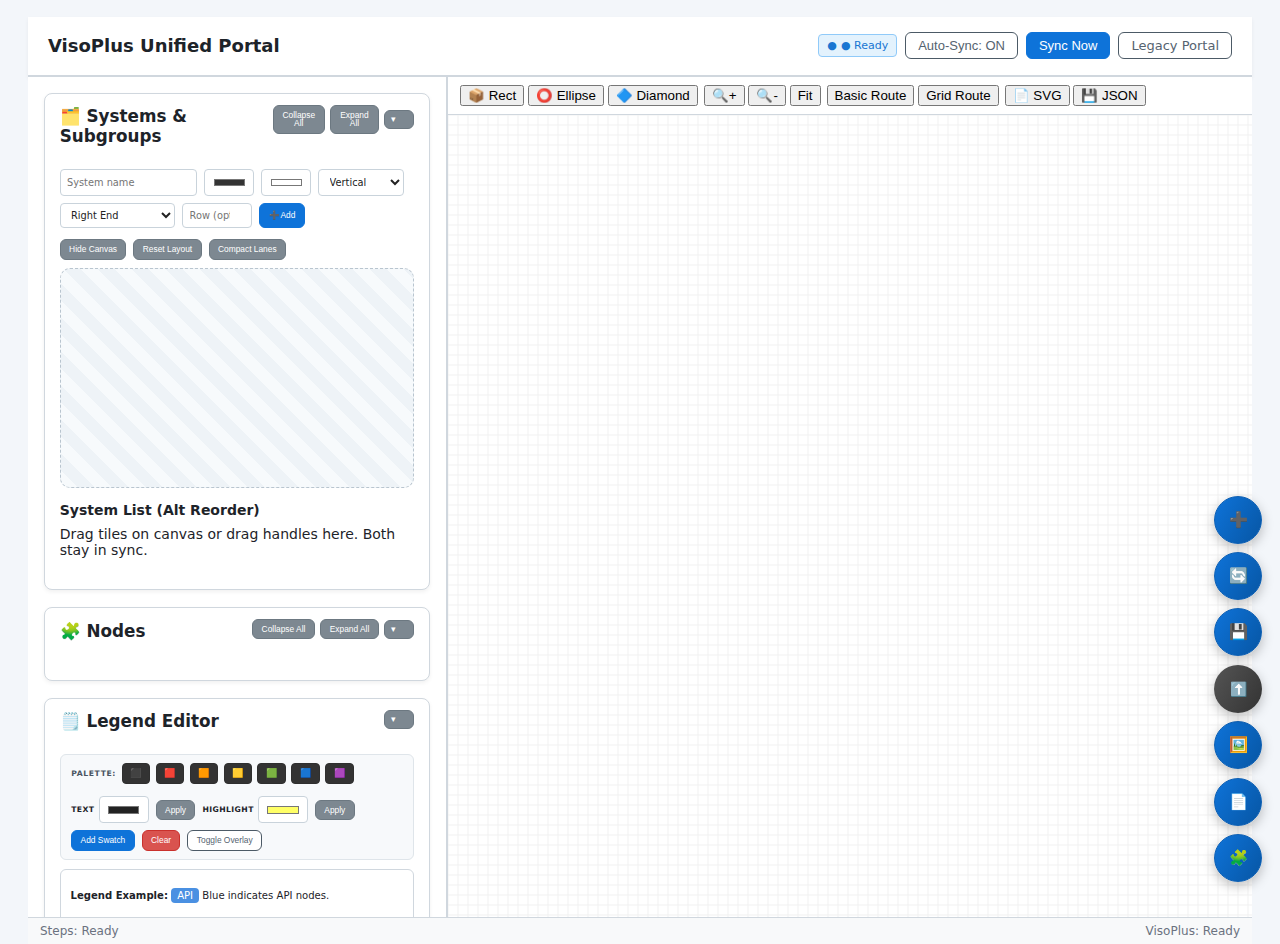
<file: unified-portal.html>
<!DOCTYPE html>
<html lang="en">

<head>
    <meta charset="UTF-8" />
    <title>VisoPlus Unified Portal</title>
    <meta name="viewport" content="width=device-width,initial-scale=1" />
    
    <!-- VISOPLUS styles -->
    <link rel="stylesheet" href="./VISOPLUS/styles/notes_legend.css">
    <link rel="stylesheet" href="./VISOPLUS/styles/scroll_workspace.css">
    
    <!-- Steps Designer styles -->
    <link rel="stylesheet" href="./stepsDesigner/style.css">
    
    <style>
        :root {
            --accent: #0e73d9;
            --border: #d0d7de;
            --bg: #f3f6fa;
            --panel: #fff;
            --steps-bg: #ffffff;
            --visoplus-bg: #fafbfc;
        }

        * {
            box-sizing: border-box;
        }

        body {
            margin: 0;
            font: 14px system-ui, -apple-system, "Segoe UI", Roboto, Arial, sans-serif;
            background: var(--bg);
            color: #1d2329;
            overflow: hidden;
            height: 100vh;
        }

        /* Main Layout */
        #app {
            height: 100vh;
            display: grid;
            grid-template-columns: 420px 1fr;
            grid-template-rows: 60px 1fr;
            grid-template-areas:
                "header header"
                "steps visoplus";
        }

        /* Header */
        .unified-header {
            grid-area: header;
            display: flex;
            align-items: center;
            justify-content: space-between;
            gap: 12px;
            padding: 12px 20px;
            background: var(--panel);
            border-bottom: 2px solid var(--border);
            box-shadow: 0 2px 4px rgba(0,0,0,0.05);
        }

        .unified-header h1 {
            margin: 0;
            font-size: 18px;
            font-weight: 600;
            color: #1d2329;
        }

        .header-actions {
            display: flex;
            gap: 8px;
            align-items: center;
        }

        .btn {
            border: 1px solid var(--accent);
            background: var(--accent);
            color: #fff;
            border-radius: 6px;
            padding: 6px 12px;
            cursor: pointer;
            font-weight: 500;
            font-size: 13px;
            text-decoration: none;
            display: inline-flex;
            align-items: center;
            gap: 4px;
        }

        .btn.secondary {
            background: #fff;
            color: var(--accent);
        }

        .btn:hover {
            opacity: 0.9;
        }

        /* Steps Panel (Left) */
        .steps-panel {
            grid-area: steps;
            background: var(--steps-bg);
            border-right: 2px solid var(--border);
            overflow-y: auto;
            display: flex;
            flex-direction: column;
        }

        .steps-content {
            flex: 1;
            padding: 16px;
        }

        /* VisoPlus Panel (Right) */
        .visoplus-panel {
            grid-area: visoplus;
            background: var(--visoplus-bg);
            display: flex;
            flex-direction: column;
            position: relative;
        }

        .visoplus-toolbar {
            display: flex;
            align-items: center;
            gap: 6px;
            padding: 8px 12px;
            background: #ffffff;
            border-bottom: 1px solid var(--border);
            font-size: 12px;
            flex-wrap: wrap;
        }

        .visoplus-main {
            flex: 1;
            position: relative;
            overflow: hidden;
        }

        /* Workspace styling for embedded VISOPLUS */
        #workspace-scroll {
            position: absolute;
            inset: 0;
            overflow: auto;
            background: #ffffff;
        }

        #workspace {
            position: relative;
            width: 2400px;
            height: 1600px;
            background: transparent;
        }

        #diagram-canvas {
            position: absolute;
            inset: 0;
            width: 2400px;
            height: 1600px;
            display: block;
            cursor: default;
        }

        /* Status bar */
        .status-bar {
            padding: 6px 12px;
            font-size: 12px;
            color: #6b7280;
            background: #f8f9fa;
            border-top: 1px solid var(--border);
            display: flex;
            justify-content: space-between;
            align-items: center;
        }

        /* Hide elements that would conflict */
        .steps-content .app-header,
        .steps-content .toolbar {
            display: none;
        }

        /* Responsive design */
        @media (max-width: 1024px) {
            #app {
                grid-template-columns: 1fr;
                grid-template-rows: 60px 300px 1fr;
                grid-template-areas:
                    "header"
                    "steps"
                    "visoplus";
            }
            
            .steps-panel {
                border-right: none;
                border-bottom: 2px solid var(--border);
            }
        }

        /* Loading states */
        .loading {
            display: flex;
            align-items: center;
            justify-content: center;
            height: 100px;
            color: #6b7280;
            font-style: italic;
        }

        /* Sync status indicator */
        .sync-indicator {
            display: inline-flex;
            align-items: center;
            gap: 4px;
            padding: 4px 8px;
            background: #e3f2fd;
            border: 1px solid #90caf9;
            border-radius: 4px;
            font-size: 11px;
            color: #1976d2;
        }

        .sync-indicator.synced {
            background: #e8f5e8;
            border-color: #81c784;
            color: #2e7d32;
        }

        .sync-indicator.error {
            background: #ffebee;
            border-color: #f48fb1;
            color: #c62828;
        }
    </style>
</head>

<body>
    <div id="app">
        <!-- Unified Header -->
        <header class="unified-header">
            <h1>VisoPlus Unified Portal</h1>
            <div class="header-actions">
                <div id="syncStatus" class="sync-indicator">
                    <span>●</span> Ready
                </div>
                <button id="autoSyncBtn" class="btn secondary">Auto-Sync: ON</button>
                <button id="manualSyncBtn" class="btn">Sync Now</button>
                <a href="portal.html" class="btn secondary">Legacy Portal</a>
            </div>
        </header>

        <!-- Steps Designer Panel (Left) -->
        <div class="steps-panel">
            <div class="steps-content" id="stepsContent">
                <div class="loading">Loading Steps Designer...</div>
            </div>
        </div>

        <!-- VisoPlus Panel (Right) -->
        <div class="visoplus-panel">
            <div class="visoplus-toolbar">
                <div class="group">
                    <button id="addRectBtn" data-shape="rect">📦 Rect</button>
                    <button id="addEllipseBtn" data-shape="ellipse">⭕ Ellipse</button>
                    <button id="addDiamondBtn" data-shape="diamond">🔷 Diamond</button>
                </div>
                <div class="group">
                    <button id="zoomInBtn">🔍+</button>
                    <button id="zoomOutBtn">🔍-</button>
                    <button id="zoomFitBtn">Fit</button>
                </div>
                <div class="group">
                    <button id="routeBasicBtn">Basic Route</button>
                    <button id="routeGridBtn">Grid Route</button>
                </div>
                <div class="group">
                    <button id="exportSvgBtn">📄 SVG</button>
                    <button id="exportJsonBtn">💾 JSON</button>
                </div>
            </div>
            <div class="visoplus-main">
                <div id="workspace-scroll">
                    <div id="workspace" data-w="2400" data-h="1600">
                        <canvas id="diagram-canvas"></canvas>
                    </div>
                </div>
                <!-- VISOPLUS UI elements -->
                <textarea id="shape-text-editor" style="position: absolute; z-index: 50; display: none;"></textarea>
                <div id="context-menu" style="position: absolute; z-index: 2000; display: none;"></div>
            </div>
        </div>
    </div>

    <div class="status-bar">
        <span id="stepsStatus">Steps: Ready</span>
        <span id="visoStatus">VisoPlus: Ready</span>
    </div>

    <!-- Load core modules -->
    <script type="module">
        // Global state management
        window.UnifiedPortal = {
            autoSync: true,
            stepsData: null,
            visoData: null,
            
            // State management
            setState: function(data, source = 'unknown') {
                console.log(`[UnifiedPortal] State updated from ${source}:`, data);
                if (source === 'steps') {
                    this.stepsData = data;
                    if (this.autoSync) {
                        this.syncToViso();
                    }
                } else if (source === 'viso') {
                    this.visoData = data;
                    if (this.autoSync) {
                        this.syncToSteps();
                    }
                }
                this.updateSyncStatus();
            },
            
            // Sync from Steps to VisoPlus
            syncToViso: function() {
                if (!this.stepsData) return;
                console.log('[UnifiedPortal] Syncing Steps → VisoPlus');
                
                // Convert Steps data to VisoPlus format
                try {
                    this.convertStepsToViso(this.stepsData);
                    this.updateSyncStatus('synced');
                } catch (err) {
                    console.error('[UnifiedPortal] Sync error:', err);
                    this.updateSyncStatus('error');
                }
            },
            
            // Sync from VisoPlus to Steps
            syncToSteps: function() {
                if (!this.visoData) return;
                console.log('[UnifiedPortal] Syncing VisoPlus → Steps');
                
                // Convert VisoPlus data to Steps format
                try {
                    this.convertVisoToSteps(this.visoData);
                    this.updateSyncStatus('synced');
                } catch (err) {
                    console.error('[UnifiedPortal] Sync error:', err);
                    this.updateSyncStatus('error');
                }
            },
            
            // Data conversion methods
            convertStepsToViso: function(stepsData) {
                if (!window.VISOPLUS || !stepsData) return;
                
                console.log('[UnifiedPortal] Converting Steps to Viso:', stepsData);
                
                // Clear existing shapes and connectors
                window.VISOPLUS.model.shapes.clear();
                window.VISOPLUS.model.connectors.clear();
                
                const systems = stepsData.systems || window.systems || {};
                const nodes = stepsData.nodes || window.nodes || [];
                const systemsOrder = stepsData.systemsOrder || window.systemsOrder || [];
                
                // Create shapes for each node
                let yOffset = 100;
                let xOffset = 150;
                const systemPositions = {};
                
                // Calculate system positions
                systemsOrder.forEach((systemId, index) => {
                    systemPositions[systemId] = {
                        x: 150 + (index * 300),
                        y: 100
                    };
                });
                
                // Create shapes for nodes
                const nodeShapeMap = new Map();
                nodes.forEach((node, index) => {
                    const system = node.system || 'default';
                    const systemPos = systemPositions[system] || { x: 150, y: 100 };
                    
                    const shape = window.VISOPLUS.createShape({
                        type: node.shape || 'rect',
                        x: systemPos.x + (index % 3) * 120,
                        y: systemPos.y + Math.floor(index / 3) * 80,
                        width: 100,
                        height: 60,
                        text: node.label || node.id || 'Node',
                        style: {
                            fill: node.bgColor || '#ffffff',
                            stroke: node.outlineColor || '#333333',
                            textColor: node.textColor || '#000000'
                        }
                    });
                    
                    nodeShapeMap.set(node.id, shape.id);
                });
                
                // Create connectors for node connections
                nodes.forEach(node => {
                    if (node.connections && Array.isArray(node.connections)) {
                        node.connections.forEach(conn => {
                            const fromShapeId = nodeShapeMap.get(conn.from);
                            const toShapeId = nodeShapeMap.get(node.id);
                            
                            if (fromShapeId && toShapeId) {
                                window.VISOPLUS.createConnector({
                                    from: fromShapeId,
                                    to: toShapeId,
                                    style: {
                                        stroke: conn.color || '#444444',
                                        strokeWidth: conn.strokeWidth || 2
                                    }
                                });
                            }
                        });
                    }
                });
                
                // Trigger render
                window.VISOPLUS.emit('model:changed', { reason: 'steps-sync', changed: { all: true } });
            },
            
            convertVisoToSteps: function(visoData) {
                if (!visoData || !window.systems || !window.nodes) return;
                
                console.log('[UnifiedPortal] Converting Viso to Steps:', visoData);
                
                // Convert VisoPlus shapes back to Steps nodes
                const shapes = Array.from(visoData.shapes?.values() || []);
                const connectors = Array.from(visoData.connectors?.values() || []);
                
                // Update existing nodes with position and style changes
                window.nodes.forEach((node, index) => {
                    const correspondingShape = shapes[index];
                    if (correspondingShape) {
                        node.label = correspondingShape.text || node.label;
                        node.bgColor = correspondingShape.style?.fill || node.bgColor;
                        node.outlineColor = correspondingShape.style?.stroke || node.outlineColor;
                        node.textColor = correspondingShape.style?.textColor || node.textColor;
                        node.shape = correspondingShape.type || node.shape;
                    }
                });
                
                // Update connections based on connectors
                const connectionMap = new Map();
                connectors.forEach(connector => {
                    const fromIndex = shapes.findIndex(s => s.id === connector.from);
                    const toIndex = shapes.findIndex(s => s.id === connector.to);
                    
                    if (fromIndex >= 0 && toIndex >= 0 && window.nodes[fromIndex] && window.nodes[toIndex]) {
                        const fromNode = window.nodes[fromIndex];
                        const toNode = window.nodes[toIndex];
                        
                        if (!toNode.connections) toNode.connections = [];
                        
                        // Add connection if it doesn't exist
                        const existingConn = toNode.connections.find(c => c.from === fromNode.id);
                        if (!existingConn) {
                            toNode.connections.push({
                                from: fromNode.id,
                                color: connector.style?.stroke || '#444444',
                                strokeWidth: connector.style?.strokeWidth || 2,
                                style: 'solid'
                            });
                        }
                    }
                });
                
                // Trigger Steps UI refresh if available
                if (typeof window.rebuildUI_AfterImport === 'function') {
                    window.rebuildUI_AfterImport();
                } else if (typeof window.renderSystemList === 'function') {
                    window.renderSystemList();
                }
            },
            
            // UI updates
            updateSyncStatus: function(status = 'ready') {
                const indicator = document.getElementById('syncStatus');
                if (!indicator) return;
                
                indicator.className = `sync-indicator ${status}`;
                const messages = {
                    'ready': '● Ready',
                    'synced': '✓ Synced',
                    'error': '✗ Error',
                    'syncing': '⟳ Syncing...'
                };
                indicator.innerHTML = `<span>${status === 'syncing' ? '⟳' : (status === 'synced' ? '✓' : status === 'error' ? '✗' : '●')}</span> ${messages[status] || 'Ready'}`;
            }
        };

        console.log('[UnifiedPortal] Initializing...');
        
        // Initialize Steps Designer in the left panel
        async function initStepsDesigner() {
            try {
                // Load Steps Designer content
                const response = await fetch('./stepsDesigner/index.html');
                const html = await response.text();
                
                // Extract the body content and inject into our panel
                const parser = new DOMParser();
                const doc = parser.parseFromString(html, 'text/html');
                const stepsBody = doc.body;
                
                // Remove duplicate scripts and headers, keep only the main content
                const contentElements = stepsBody.children;
                const stepsContent = document.getElementById('stepsContent');
                stepsContent.innerHTML = '';
                
                // Clone relevant sections
                for (let element of contentElements) {
                    if (element.tagName !== 'SCRIPT' && !element.classList.contains('app-header')) {
                        const cloned = element.cloneNode(true);
                        stepsContent.appendChild(cloned);
                    }
                }
                
                // Load Steps Designer JavaScript
                const script = document.createElement('script');
                script.src = './stepsDesigner/script.js';
                script.onload = () => {
                    console.log('[UnifiedPortal] Steps Designer loaded');
                    window.UnifiedPortal.setState(window.systems || {}, 'steps');
                };
                document.head.appendChild(script);
                
            } catch (err) {
                console.error('[UnifiedPortal] Failed to load Steps Designer:', err);
                document.getElementById('stepsContent').innerHTML = '<div class="loading">Failed to load Steps Designer</div>';
            }
        }
        
        // Initialize VisoPlus in the right panel
        async function initVisoPlus() {
            try {
                // Import VisoPlus core modules manually
                const eventsModule = await import('./VISOPLUS/src/core/events.js');
                const modelModule = await import('./VISOPLUS/src/core/model.js');
                const renderModule = await import('./VISOPLUS/src/core/render.js');
                const selectionModule = await import('./VISOPLUS/src/core/selection.js');
                const routingBasicModule = await import('./VISOPLUS/src/core/routing-basic.js');
                const routingGridModule = await import('./VISOPLUS/src/core/routing-grid.js');
                
                console.log('[UnifiedPortal] VisoPlus core modules loaded');
                
                // Initialize the renderer for our canvas
                renderModule.initRenderer();
                
                // Store references for later use
                window.VISOPLUS = {
                    model: modelModule.model,
                    createShape: modelModule.createShape,
                    createConnector: modelModule.createConnector,
                    routeAllBasic: routingBasicModule.routeAllBasic,
                    routeAllGrid: routingGridModule.routeAllGrid,
                    emit: eventsModule.emit,
                    on: eventsModule.on,
                    selection: selectionModule.selection
                };
                
                // Set up toolbar event handlers
                document.getElementById('addRectBtn').addEventListener('click', () => {
                    const shape = window.VISOPLUS.createShape({
                        type: 'rect',
                        x: 200 + Math.random() * 200,
                        y: 200 + Math.random() * 200,
                        text: 'Rectangle'
                    });
                    window.VISOPLUS.emit('model:changed', { reason: 'addShape', changed: { shapes: [shape.id] } });
                    console.log('[UnifiedPortal] Added rectangle:', shape);
                });
                
                document.getElementById('addEllipseBtn').addEventListener('click', () => {
                    const shape = window.VISOPLUS.createShape({
                        type: 'ellipse',
                        x: 200 + Math.random() * 200,
                        y: 200 + Math.random() * 200,
                        text: 'Ellipse'
                    });
                    window.VISOPLUS.emit('model:changed', { reason: 'addShape', changed: { shapes: [shape.id] } });
                    console.log('[UnifiedPortal] Added ellipse:', shape);
                });
                
                document.getElementById('addDiamondBtn').addEventListener('click', () => {
                    const shape = window.VISOPLUS.createShape({
                        type: 'diamond',
                        x: 200 + Math.random() * 200,
                        y: 200 + Math.random() * 200,
                        text: 'Diamond'
                    });
                    window.VISOPLUS.emit('model:changed', { reason: 'addShape', changed: { shapes: [shape.id] } });
                    console.log('[UnifiedPortal] Added diamond:', shape);
                });
                
                document.getElementById('routeBasicBtn').addEventListener('click', () => {
                    window.VISOPLUS.routeAllBasic();
                    console.log('[UnifiedPortal] Applied basic routing');
                });
                
                document.getElementById('routeGridBtn').addEventListener('click', () => {
                    window.VISOPLUS.routeAllGrid();
                    console.log('[UnifiedPortal] Applied grid routing');
                });
                
                document.getElementById('zoomInBtn').addEventListener('click', () => {
                    const model = window.VISOPLUS.model;
                    model.meta.zoom = Math.min(3, model.meta.zoom * 1.2);
                    window.VISOPLUS.emit('model:changed', { reason: 'zoom' });
                });
                
                document.getElementById('zoomOutBtn').addEventListener('click', () => {
                    const model = window.VISOPLUS.model;
                    model.meta.zoom = Math.max(0.2, model.meta.zoom / 1.2);
                    window.VISOPLUS.emit('model:changed', { reason: 'zoom' });
                });
                
                document.getElementById('zoomFitBtn').addEventListener('click', () => {
                    const model = window.VISOPLUS.model;
                    model.meta.zoom = 1;
                    model.meta.pan.x = 0;
                    model.meta.pan.y = 0;
                    window.VISOPLUS.emit('model:changed', { reason: 'zoom-fit' });
                });
                
                document.getElementById('exportSvgBtn').addEventListener('click', () => {
                    console.log('[UnifiedPortal] Export SVG requested');
                    // TODO: Implement SVG export
                });
                
                document.getElementById('exportJsonBtn').addEventListener('click', () => {
                    const data = {
                        shapes: Array.from(window.VISOPLUS.model.shapes.values()),
                        connectors: Array.from(window.VISOPLUS.model.connectors.values()),
                        meta: window.VISOPLUS.model.meta
                    };
                    const blob = new Blob([JSON.stringify(data, null, 2)], { type: 'application/json' });
                    const url = URL.createObjectURL(blob);
                    const a = document.createElement('a');
                    a.href = url;
                    a.download = 'unified-portal-export.json';
                    a.click();
                    URL.revokeObjectURL(url);
                    console.log('[UnifiedPortal] Exported JSON:', data);
                });
                
                document.getElementById('manualSyncBtn').addEventListener('click', () => {
                    window.UnifiedPortal.updateSyncStatus('syncing');
                    window.UnifiedPortal.syncToViso();
                });
                
                document.getElementById('autoSyncBtn').addEventListener('click', (e) => {
                    window.UnifiedPortal.autoSync = !window.UnifiedPortal.autoSync;
                    e.target.textContent = `Auto-Sync: ${window.UnifiedPortal.autoSync ? 'ON' : 'OFF'}`;
                    e.target.className = window.UnifiedPortal.autoSync ? 'btn secondary' : 'btn';
                });
                
                // Listen for VisoPlus model changes to sync back to Steps
                window.VISOPLUS.on('model:changed', (data) => {
                    console.log('[UnifiedPortal] VisoPlus model changed:', data);
                    window.UnifiedPortal.setState(window.VISOPLUS.model, 'viso');
                });
                
            } catch (err) {
                console.error('[UnifiedPortal] Failed to load VisoPlus:', err);
            }
        }
        
        // Initialize both panels
        Promise.all([
            initStepsDesigner(),
            initVisoPlus()
        ]).then(() => {
            console.log('[UnifiedPortal] Initialization complete');
            window.UnifiedPortal.updateSyncStatus('ready');
        }).catch(err => {
            console.error('[UnifiedPortal] Initialization failed:', err);
            window.UnifiedPortal.updateSyncStatus('error');
        });
    </script>
</body>

</html>
</file>
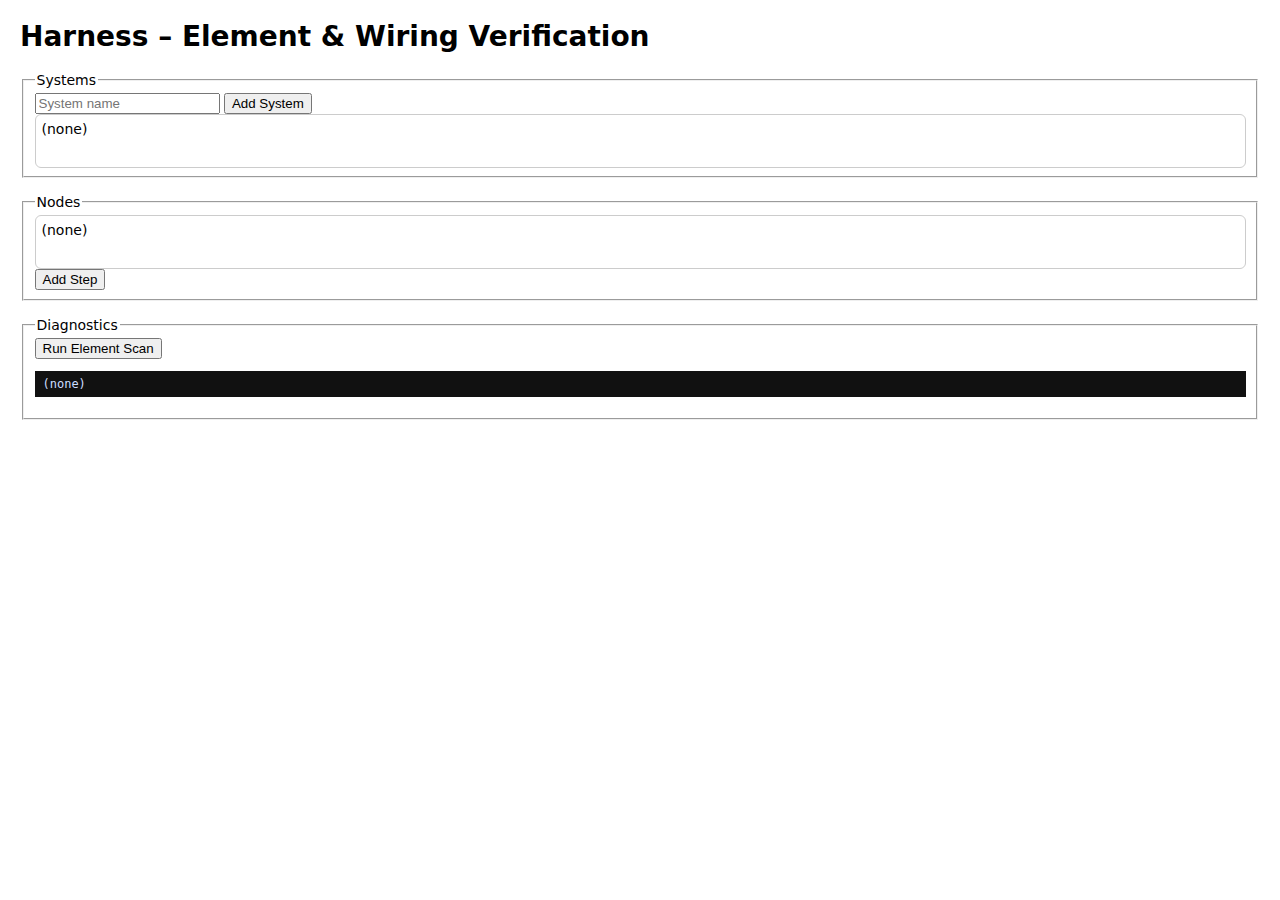
<file: HarnessRef/diag-harness_Version83.html>
<!DOCTYPE html>
<html>

<head>
  <meta charset="UTF-8">
  <title>SFD Harness</title>
  <style>
    body {
      font: 14px system-ui;
      margin: 20px;
    }

    fieldset {
      margin-bottom: 1rem;
    }

    pre {
      background: #111;
      color: #cdf;
      padding: 6px 8px;
      font-size: 12px;
      max-height: 200px;
      overflow: auto;
    }

    .bad {
      color: #e33;
      font-weight: 600;
    }

    .good {
      color: #1a7f1a;
      font-weight: 600;
    }
  </style>
  <script src="harness-portal-messaging.js"></script>
</head>

<body>
  <h1>Harness – Element & Wiring Verification</h1>

  <fieldset>
    <legend>Systems</legend>
    <form id="add-system-form">
      <input id="sysNameInput" placeholder="System name">
      <button>Add System</button>
    </form>
    <div id="system-list" style="border:1px solid #ccc;min-height:40px;padding:6px;border-radius:6px;"></div>
  </fieldset>

  <fieldset>
    <legend>Nodes</legend>
    <div id="nodes-container" style="border:1px solid #ccc;min-height:40px;padding:6px;border-radius:6px;"></div>
    <button id="addNodeEndBtn" type="button">Add Step</button>
  </fieldset>

  <fieldset>
    <legend>Diagnostics</legend>
    <button id="runDiagBtn" type="button">Run Element Scan</button>
    <pre id="diagOut">(none)</pre>
  </fieldset>

  <script>
    /* Core state */
    window.systems = {};
    window.systemsOrder = [];
    window.systemPlacement = {};
    window.nodes = [];
    let nodeCount = 0;

    /* Simple renders */
    function renderSystemList() {
      const el = document.getElementById('system-list');
      el.innerHTML = systemsOrder.map(s => '<div>' + s + '</div>').join('') || '(none)';
    }
    function renderNodes() {
      const el = document.getElementById('nodes-container');
      el.innerHTML = nodes.map(n => '<div>' + n.id + ' ' + (n.label || '') + '</div>').join('') || '(none)';
    }

    /* Add system */
    document.getElementById('add-system-form').addEventListener('submit', e => {
      e.preventDefault();
      const name = sysNameInput.value.trim();
      if (!name || systems[name]) return;
      systems[name] = { subgroups: {} };
      systemsOrder.push(name);
      sysNameInput.value = '';
      renderSystemList();
      console.log('[HARNESS] Added system', name);
    });

    /* Add node */
    document.getElementById('addNodeEndBtn').addEventListener('click', () => {
      const id = 'N' + (nodeCount++);
      nodes.push({ id, label: '' });
      renderNodes();
      console.log('[HARNESS] Added node', id);
    });

    /* Element scan */
    document.getElementById('runDiagBtn').addEventListener('click', () => {
      const req = ['add-system-form', 'sysNameInput', 'system-list', 'nodes-container', 'addNodeEndBtn'];
      const out = [];
      req.forEach(id => {
        const ok = !!document.getElementById(id);
        out.push((ok ? '[OK] ' : '[MISS] ') + id);
      });
      diagOut.textContent = out.join('\\n');
    });

    /* Expose diag helpers (match the previous plan) */
    window.__diagAddSystem = function (name) {
      const nm = name || ('DiagSys_' + Date.now());
      if (systems[nm]) return;
      systems[nm] = { subgroups: {} };
      systemsOrder.push(nm);
      renderSystemList();
      console.log('[HARNESS] __diagAddSystem', nm);
    };
    window.__diagAddNode = function () {
      const id = 'DX' + (nodeCount++);
      nodes.push({ id, label: 'Diag' });
      renderNodes();
      console.log('[HARNESS] __diagAddNode', id);
    };

    renderSystemList();
    renderNodes();
  </script>
</body>

</html>
</file>
<file: VISOPLUS/styles/notes_legend.css>
#legend-advanced-overlay {
    user-select: none;
}

#legend-manager::-webkit-scrollbar,
#legend-items-list::-webkit-scrollbar {
    width: 10px;
}

#legend-items-list::-webkit-scrollbar-thumb {
    background: #cfd5da;
    border-radius: 6px;
    border: 2px solid #ffffff;
}

#legend-items-list::-webkit-scrollbar-thumb:hover {
    background: #b7bfc5;
}

/* Notes Panel */
#diagram-notes-panel {
    position: fixed;
    left: 0;
    right: 0;
    bottom: 0;
    background: linear-gradient(180deg, #ffffff, #f5f7f9);
    border-top: 1px solid #d2d9e0;
    box-shadow: 0 -6px 24px -10px rgba(0, 0, 0, 0.25);
    padding: 0;
    z-index: 1400;
    font: 12px system-ui, sans-serif;
    color: #23313d;
    display: flex;
    flex-direction: column;
    max-height: 240px;
    transition: max-height .25s ease;
}

#notes-toolbar {
    display: flex;
    align-items: center;
    gap: 12px;
    padding: 8px 14px 6px;
    border-bottom: 1px solid #e0e5ea;
    background: #f9fbfc;
}

#notes-toolbar button {
    background: #eef2f5;
    color: #34414d;
    border: 1px solid #d1d8de;
    padding: 4px 8px;
    font-size: 11px;
    border-radius: 6px;
    cursor: pointer;
    line-height: 1.1;
    transition: background .15s, color .15s, border-color .15s;
    margin: 0;
}

#notes-toolbar button:hover {
    background: #fff;
    border-color: #ff9a53;
    color: #ff7f2a;
}

#notes-toolbar .note-align-group {
    display: flex;
    gap: 4px;
    margin-left: auto;
}

#notes-body {
    flex: 1;
    display: flex;
    padding: 8px 14px 12px;
    transition: height .25s ease;
}

#notes-body.collapsed {
    display: none;
}

#diagram-notes {
    width: 100%;
    height: 100%;
    resize: none;
    border: 1px solid #d3d9df;
    border-radius: 8px;
    background: #ffffff;
    padding: 10px 12px;
    font: 12.5px/1.5 system-ui, sans-serif;
    outline: none;
    box-shadow: inset 0 1px 2px rgba(0, 0, 0, 0.05);
    color: #2a3742;
}

#diagram-notes:focus {
    border-color: #ff7f2a;
    box-shadow: 0 0 0 2px rgba(255, 127, 42, 0.25);
}
</file>
<file: VISOPLUS/styles/scroll_workspace.css>
#workspace-scroll::-webkit-scrollbar {
    width: 14px;
    height: 14px;
}

#workspace-scroll::-webkit-scrollbar-track {
    background: #f2f4f6;
}

#workspace-scroll::-webkit-scrollbar-thumb {
    background: #c5ccd2;
    border-radius: 10px;
    border: 3px solid #f2f4f6;
}

#workspace-scroll::-webkit-scrollbar-thumb:hover {
    background: #b3bac1;
}
</file>
<file: stepsDesigner/style.css>
/* --- Base Theme (original) --- */
:root {
  --bg: #f3f6fa;
  --panel: #ffffff;
  --border: #d0d7de;
  --accent: #0069d9;
  --accent-hover: #025bb5;
  --danger: #d9534f;
  --danger-hover: #c9302c;
  --subtle: #6c7a86;
  --subtle-hover: #5a6771;
  --radius: 8px;
  --shadow: 0 2px 4px rgba(0, 0, 0, .06);
  --font: system-ui, -apple-system, "Segoe UI", Roboto, Arial, sans-serif;
  font-size: 14px;
}

* {
  box-sizing: border-box;
}

body {
  margin: 0;
  padding: 1.2rem 2rem 4rem;
  font-family: var(--font);
  background: var(--bg);
  color: #1d2329;
  line-height: 1.4;
}

h1 {
  margin: 0;
  font-size: 1.9rem;
}

h2 {
  margin: .1rem 0 1rem;
  font-size: 1.2rem;
}

h3 {
  margin: 1.4rem 0 .6rem;
  font-size: 1rem;
}

.hidden {
  display: none !important;
}

.app-header {
  display: flex;
  align-items: flex-start;
  justify-content: space-between;
  margin-bottom: 1rem;
  gap: 1rem;
}

.top-actions {
  display: flex;
  gap: .5rem;
  flex-wrap: wrap;
}

.btn {
  appearance: none;
  border: 1px solid var(--accent);
  background: var(--accent);
  color: #fff;
  padding: .5rem .9rem;
  font-size: .7rem;
  font-weight: 600;
  border-radius: 6px;
  cursor: pointer;
  line-height: 1;
  transition: .16s;
  display: inline-flex;
  align-items: center;
  gap: .35rem;
}

.btn:hover {
  background: var(--accent-hover);
}

.btn.secondary {
  --accent: #556370;
  --accent-hover: #45525d;
  border-color: #4c5a66;
}

.btn.subtle {
  --accent: #7d8891;
  --accent-hover: #68727a;
  border-color: #6c7881;
}

.btn.danger {
  --accent: var(--danger);
  --accent-hover: var(--danger-hover);
  border-color: var(--danger-hover);
}

.btn.small {
  font-size: .6rem;
  padding: .35rem .6rem;
}

.btn.block {
  display: block;
  width: 100%;
}

.toolbar {
  display: flex;
  flex-wrap: wrap;
  gap: 1rem;
  background: var(--panel);
  border: 1px solid var(--border);
  padding: .85rem 1rem;
  border-radius: var(--radius);
  box-shadow: var(--shadow);
  margin-bottom: 1.1rem;
}

.toolbar-group {
  display: flex;
  gap: .65rem;
  align-items: flex-end;
  flex-wrap: wrap;
  padding-right: .85rem;
  border-right: 1px solid #e3e8ed;
}

.toolbar-group:last-child {
  border-right: none;
  padding-right: 0;
}

.stack {
  display: flex;
  flex-direction: column;
  gap: .25rem;
  font-size: .55rem;
  text-transform: uppercase;
  font-weight: 600;
  letter-spacing: .5px;
}

.lbl {
  font-size: .55rem;
  font-weight: 700;
  letter-spacing: .6px;
  text-transform: uppercase;
  color: #495461;
}

.inline-chk {
  display: flex;
  align-items: center;
  gap: .4rem;
  font-size: .6rem;
  font-weight: 600;
}

.panel {
  background: var(--panel);
  border: 1px solid var(--border);
  border-radius: var(--radius);
  padding: 1rem 1.05rem 1.2rem;
  margin-bottom: 1.2rem;
  box-shadow: var(--shadow);
  position: relative;
}

.sys-form {
  display: flex;
  flex-wrap: wrap;
  gap: .5rem;
  margin-bottom: .85rem;
}

#system-list .system-block {
  border: 1px solid #e1e6eb;
  background: #fff;
  padding: .6rem .65rem .7rem;
  border-radius: 6px;
  position: relative;
  margin-bottom: .7rem;
}

.system-block.collapsed .system-body {
  display: none;
}

.system-collapse-btn {
  position: absolute;
  top: .4rem;
  right: .45rem;
  background: #eef2f5;
  border: 1px solid #d5dbe1;
  font-size: .6rem;
  padding: .25rem .45rem;
  border-radius: 4px;
  cursor: pointer;
}

.system-block-header {
  display: flex;
  flex-wrap: wrap;
  gap: .55rem;
  align-items: center;
  margin-bottom: .55rem;
}

.subgroup-row {
  display: flex;
  flex-wrap: wrap;
  gap: .45rem;
  padding: .45rem .55rem;
  background: #f6f9fb;
  border: 1px solid #dde3e8;
  border-radius: 6px;
  margin-top: .45rem;
  font-size: .7rem;
  align-items: center;
}

#nodes-container {
  display: flex;
  flex-direction: column;
  gap: .9rem;
}

.node {
  background: #fff;
  border: 1px solid var(--border);
  border-radius: var(--radius);
  padding: .55rem .7rem .65rem;
  position: relative;
  box-shadow: var(--shadow);
}

.node.collapsed .node-inner-grid {
  display: none;
}

.node-collapse-btn {
  position: absolute;
  top: .35rem;
  right: .45rem;
  background: #eef2f5;
  border: 1px solid #d5dbe1;
  font-size: .6rem;
  padding: .2rem .45rem;
  border-radius: 4px;
  cursor: pointer;
}

.node-title-bar {
  display: flex;
  align-items: center;
  gap: .45rem;
  margin-right: 2.2rem;
  padding-right: .4rem;
}

.node-title-bar label {
  font-size: .55rem;
  text-transform: uppercase;
  font-weight: 600;
  letter-spacing: .4px;
  color: #555;
}

.node-name-input {
  width: 160px;
  font-size: .72rem;
  padding: .3rem .45rem;
  border: 1px solid var(--border);
  border-radius: 4px;
}

.node-inner-grid {
  display: grid;
  grid-template-columns: repeat(auto-fit, minmax(150px, 1fr));
  gap: .65rem .75rem;
  margin-top: .55rem;
}

.node-inner-grid label {
  font-size: .55rem;
  text-transform: uppercase;
  font-weight: 600;
  letter-spacing: .45px;
  color: #555;
  margin-bottom: .2rem;
  display: block;
}

.node textarea {
  resize: vertical;
  font-size: .7rem;
  min-height: 50px;
}

.connections-container {
  grid-column: 1 / -1;
  margin-top: .1rem;
}

.add-conn-btn {
  background: linear-gradient(90deg, #3a8f3a, #2c702c);
  border: 1px solid #2d612d;
}

.add-conn-btn:hover {
  background: linear-gradient(90deg, #327232, #225422);
}

.delete-btn {
  background: var(--danger);
  border: 1px solid var(--danger-hover);
}

.delete-btn:hover {
  background: var(--danger-hover);
}

input,
select,
textarea {
  font-family: inherit;
  font-size: .7rem;
  padding: .35rem .45rem;
  border: 1px solid #c9d3db;
  border-radius: 4px;
  background: #fff;
  color: #222;
}

input:focus,
select:focus,
textarea:focus {
  outline: 2px solid #82b2ff;
  outline-offset: 1px;
}

/* Legend */
.legend-toolbar {
  display: flex;
  flex-wrap: wrap;
  gap: .9rem;
  background: #f7f9fb;
  border: 1px solid #dfe5ea;
  padding: .6rem .75rem;
  border-radius: 6px;
  margin-bottom: .65rem;
  align-items: center;
}

.palette {
  display: flex;
  align-items: center;
  gap: .4rem;
  flex-wrap: wrap;
}

.legend-controls {
  display: flex;
  align-items: center;
  gap: .5rem;
  flex-wrap: wrap;
}

.color-btn {
  border: 1px solid #2f2f2f;
  background: #333;
  color: #fff;
  padding: .35rem .55rem;
  font-size: .65rem;
  border-radius: 4px;
  cursor: pointer;
  line-height: 1;
  transition: .15s;
}

.color-btn:hover {
  transform: translateY(-2px);
}

.legend-editor {
  min-height: 130px;
  border: 1px solid var(--border);
  border-radius: 6px;
  background: #fff;
  padding: .6rem .7rem;
  font-size: .72rem;
  line-height: 1.3;
  overflow: auto;
}

.diagram-surface {
  position: relative;
  min-height: 420px;
  border: 1px solid var(--border);
  border-radius: var(--radius);
  background: #ffffff;
  padding: 1rem;
  box-shadow: var(--shadow);
  overflow: auto;
}

.legend-overlay {
  position: absolute;
  bottom: 14px;
  right: 14px;
  width: 300px;
  max-height: 360px;
  overflow: auto;
  background: rgba(255, 255, 255, .96);
  border: 1px solid #d6dde3;
  border-radius: 8px;
  padding: .6rem .7rem;
  box-shadow: 0 4px 14px rgba(0, 0, 0, .15);
  font-size: .65rem;
  line-height: 1.25;
  backdrop-filter: blur(4px);
  z-index: 20;
}

.legend-overlay-header {
  display: flex;
  align-items: center;
  justify-content: space-between;
  font-weight: 700;
  font-size: .7rem;
  margin-bottom: .4rem;
}

.node-tooltip {
  position: absolute;
  background: rgba(30, 38, 46, .92);
  color: #f1f6fa;
  padding: .45rem .55rem;
  font-size: .6rem;
  line-height: 1.25;
  border-radius: 6px;
  max-width: 240px;
  box-shadow: 0 6px 18px rgba(0, 0, 0, .3);
  pointer-events: none;
  transform: translate(-50%, -110%);
  z-index: 30;
  white-space: pre-wrap;
}

.side-panel {
  position: fixed;
  top: 0;
  right: 0;
  width: 320px;
  max-width: 100%;
  background: #ffffff;
  border-left: 1px solid #d2d8de;
  border-bottom: 1px solid #d2d8de;
  box-shadow: -4px 0 10px -2px rgba(0, 0, 0, .12);
  height: 100vh;
  z-index: 1000;
  display: flex;
  flex-direction: column;
  padding: 0;
}

.side-panel.wide {
  width: 420px;
}

.side-panel .panel-header {
  display: flex;
  align-items: center;
  justify-content: space-between;
  padding: .85rem .95rem;
  border-bottom: 1px solid #e1e6eb;
  background: #f8fafc;
}

.side-panel .panel-body {
  padding: .85rem .95rem 1.2rem;
  overflow: auto;
  font-size: .7rem;
}

.toc {
  background: #f1f5f8;
  border: 1px solid #d8e0e6;
  padding: .55rem .65rem;
  border-radius: 6px;
  font-size: .65rem;
  margin-bottom: 1rem;
}

.toc ul {
  list-style: none;
  margin: .4rem 0 0;
  padding: 0;
}

.toc a {
  text-decoration: none;
  color: #0366d6;
}

.toc a:hover {
  text-decoration: underline;
}

.mini-list {
  margin: .2rem 0 1rem;
  padding-left: 1.1rem;
  font-size: .7rem;
}

.mini-list li {
  margin: .15rem 0;
}

.fab {
  appearance: none;
  width: 48px;
  height: 48px;
  border-radius: 50%;
  border: 1px solid #0e5fb2;
  background: linear-gradient(120deg, #0e73d9, #0756a4);
  color: #fff;
  font-size: 1.1rem;
  font-weight: 600;
  display: flex;
  align-items: center;
  justify-content: center;
  cursor: pointer;
  box-shadow: 0 4px 12px rgba(0, 0, 0, .25);
  transition: .18s;
}

.fab:hover {
  transform: translateY(-3px);
  background: linear-gradient(120deg, #0f6cc9, #064983);
}

#floatingActions {
  position: fixed;
  bottom: 18px;
  right: 18px;
  display: flex;
  flex-direction: column;
  gap: .6rem;
  z-index: 999;
}

#floatingActions .file-label {
  position: relative;
  overflow: hidden;
  justify-content: center;
  font-size: 1rem;
  border: none;
  background: linear-gradient(120deg, #555, #333);
  border-radius: 50%;
  width: 48px;
  height: 48px;
  padding: 0;
}

#floatingActions .file-label input {
  position: absolute;
  inset: 0;
  opacity: 0;
  cursor: pointer;
}

.file-label {
  position: relative;
  overflow: hidden;
  cursor: pointer;
}

.file-label input[type=file] {
  position: absolute;
  inset: 0;
  opacity: 0;
  cursor: pointer;
}

.inline {
  display: inline-flex;
  align-items: center;
  gap: .3rem;
}

.inline span {
  font-size: .55rem;
  font-weight: 600;
  letter-spacing: .4px;
  text-transform: uppercase;
}

@media(max-width:1000px) {
  .toolbar-group {
    border-right: none;
    padding-right: 0;
  }

  .side-panel {
    width: 100%;
    border-left: none;
  }

  body {
    padding: 1rem 1rem 5rem;
  }
}

@media(max-width:640px) {
  h1 {
    font-size: 1.4rem;
  }

  .node-inner-grid {
    grid-template-columns: repeat(auto-fit, minmax(120px, 1fr));
  }

  .legend-toolbar {
    flex-direction: column;
    align-items: flex-start;
  }

  .app-header {
    flex-direction: column;
    align-items: flex-start;
  }

  #floatingActions {
    right: 10px;
    bottom: 10px;
  }
}

/* ---- Added / Enhanced (Drag, Collapse, Advanced Connections, Canvas) ---- */
.panel.collapsible .panel-header-main {
  display: flex;
  align-items: flex-start;
  justify-content: space-between;
  gap: .6rem;
  margin: -.2rem 0 .6rem;
}

.panel-header-actions {
  display: flex;
  align-items: center;
  gap: .4rem;
}

.section-collapse-btn {
  min-width: 30px;
  text-align: center;
  font-size: .65rem !important;
  padding: .3rem .4rem !important;
}

.panel.collapsed .panel-content {
  display: none;
}

/* System list drag */
.draggable-systems .system-block {
  display: flex;
  flex-direction: column;
  position: relative;
  padding-left: 36px;
}

.system-drag-handle {
  position: absolute;
  left: 6px;
  top: 8px;
  width: 20px;
  height: 40px;
  font-size: .9rem;
  line-height: 1.1;
  cursor: grab;
  color: #666;
  display: flex;
  flex-direction: column;
  justify-content: center;
  align-items: center;
  border: 1px solid #d0d7de;
  background: #f1f4f7;
  border-radius: 4px;
  user-select: none;
}

.system-block.dragging {
  opacity: .55;
  background: #eef5ff;
  border: 1px dashed #6699cc !important;
}

.system-block.drop-target {
  outline: 2px dashed #5591dd;
}

/* Canvas Layout */
.layout-toolbar {
  display: flex;
  flex-wrap: wrap;
  gap: .5rem;
  margin-bottom: .6rem;
}

.layout-canvas {
  position: relative;
  border: 1px dashed #b9c5cf;
  background: repeating-linear-gradient(45deg, #f7fafc 0 12px, #eef3f7 12px 24px);
  min-height: 220px;
  border-radius: 10px;
  padding: 6px;
  margin-bottom: 1rem;
  overflow: auto;
}

.layout-canvas.hidden {
  display: none;
}

.system-tile {
  position: absolute;
  width: 180px;
  height: 110px;
  background: #ffffff;
  border: 2px solid #5e6b79;
  border-radius: 10px;
  padding: 6px 8px;
  box-sizing: border-box;
  cursor: grab;
  display: flex;
  flex-direction: column;
  justify-content: space-between;
  font-size: .58rem;
  box-shadow: 0 2px 4px rgba(0, 0, 0, .18);
  transition: box-shadow .15s, transform .15s;
}

.system-tile.dragging {
  cursor: grabbing;
  opacity: .9;
  box-shadow: 0 6px 14px rgba(0, 0, 0, .35);
  transform: scale(1.04);
}

.system-tile .tile-name {
  font-weight: 600;
  font-size: .65rem;
  white-space: nowrap;
  overflow: hidden;
  text-overflow: ellipsis;
}

.lane-guide {
  position: absolute;
  left: 0;
  right: 0;
  height: 140px;
  background: rgba(120, 160, 220, .18);
  border: 1px dashed #7da8dd;
  pointer-events: none;
  opacity: 0;
  transition: .18s opacity;
  z-index: 2;
}

.lane-guide.visible {
  opacity: 1;
}

/* Advanced connections */
.connection-wrapper-adv {
  display: flex;
  flex-wrap: wrap;
  gap: .4rem;
  margin-top: .3rem;
  font-size: .6rem;
  background: #f0f4f7;
  border: 1px dashed #d5dde3;
  padding: .35rem .45rem;
  border-radius: 5px;
}

.conn-field {
  display: flex;
  flex-direction: column;
  gap: .15rem;
  min-width: 90px;
}

.conn-field input[type=text] {
  min-width: 120px;
}

.conn-arrow-toggle {
  display: flex;
  align-items: center;
  gap: .3rem;
  font-size: .6rem;
  margin-top: .3rem;
}

.conn-delete-btn {
  background: #d9534f;
  border: 1px solid #c9302c;
  color: #fff;
  padding: .35rem .55rem;
  border-radius: 4px;
  cursor: pointer;
  font-size: .6rem;
  margin-left: auto;
  height: fit-content;
}

.conn-delete-btn:hover {
  background: #c9302c;
}

@media (max-width:900px) {
  .connection-wrapper-adv .conn-field {
    min-width: 120px;
  }
}
</file>
